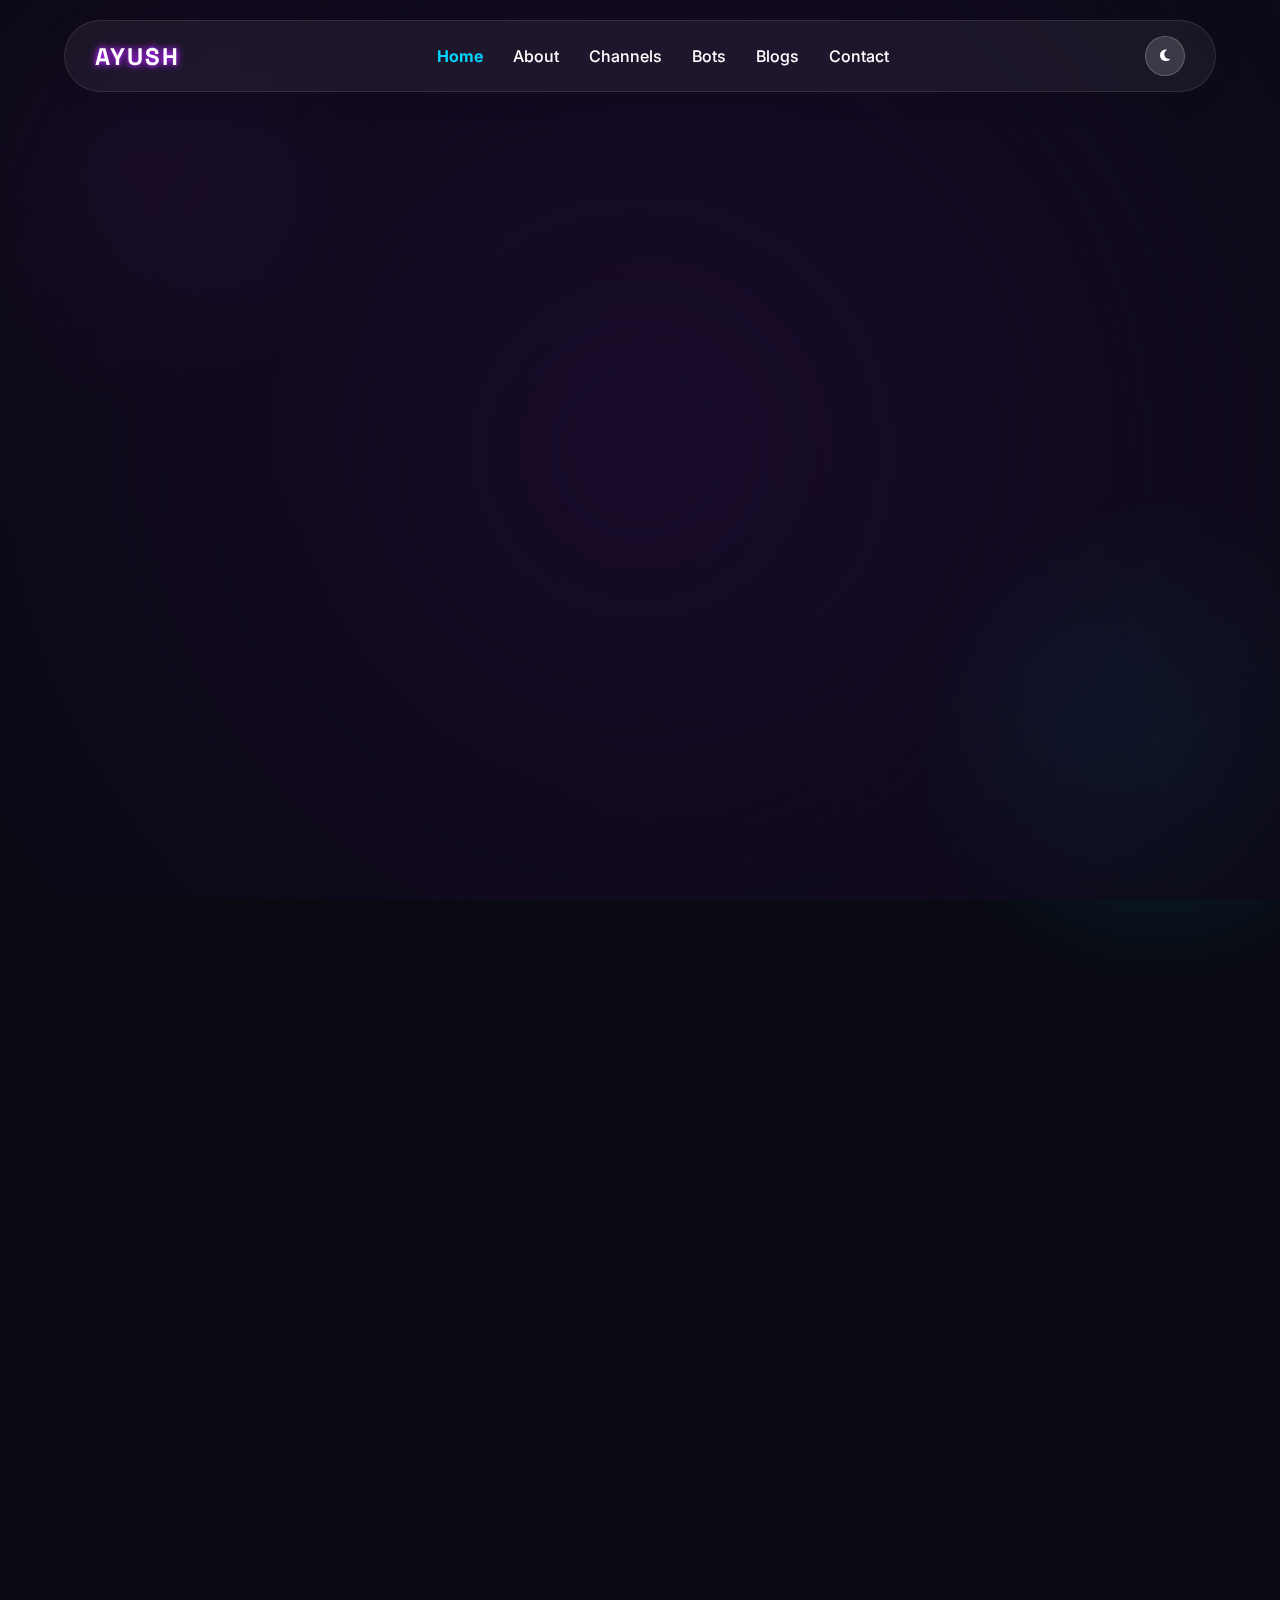
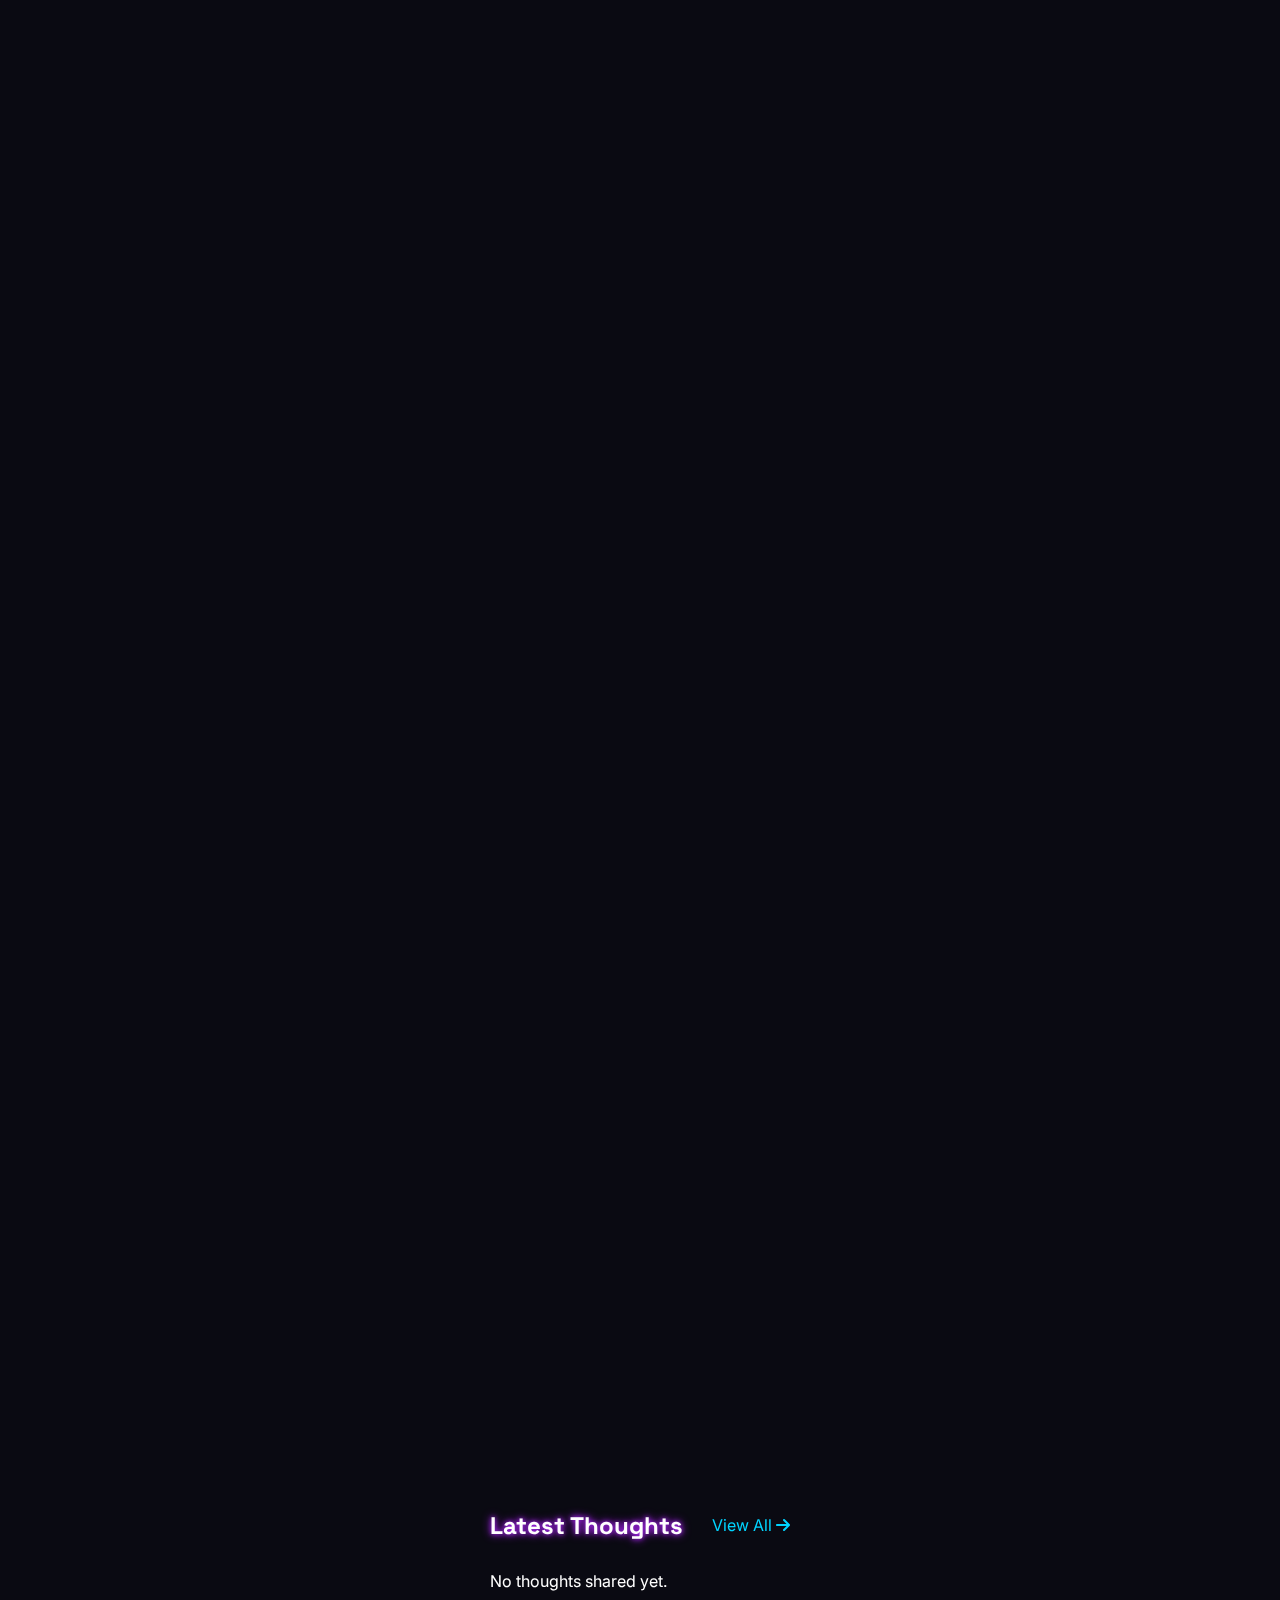
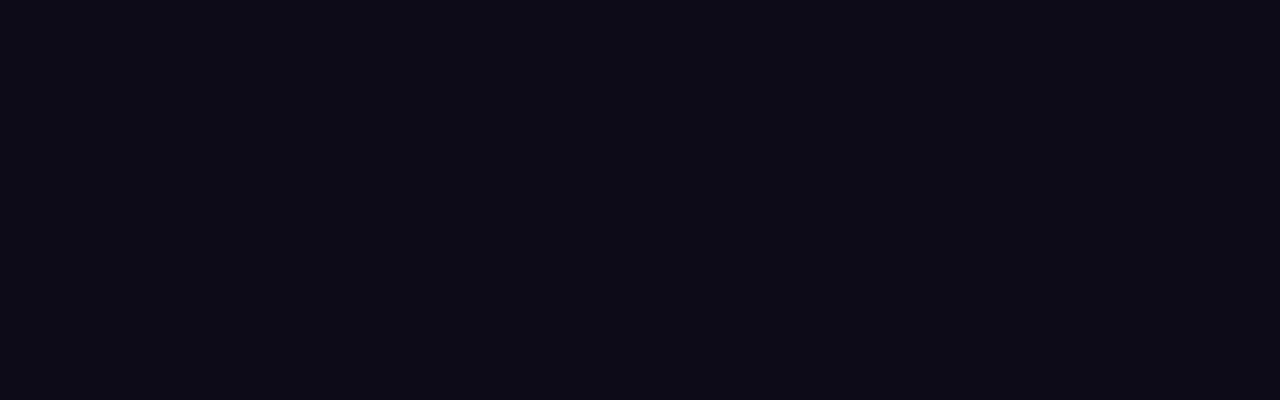
<file: index.html>
<!DOCTYPE html>
<html lang="en">

<head>
    <meta charset="UTF-8">
    <meta name="viewport" content="width=device-width, initial-scale=1.0">
    <title>STARK | Developer & Creator</title>

    <link rel="preconnect" href="https://fonts.googleapis.com">
    <link rel="preconnect" href="https://fonts.gstatic.com" crossorigin>
    <link
        href="https://fonts.googleapis.com/css2?family=Inter:wght@300;400;600;700&family=Space+Grotesk:wght@400;700&display=swap"
        rel="stylesheet">

    <link rel="stylesheet" href="https://cdnjs.cloudflare.com/ajax/libs/font-awesome/6.4.0/css/all.min.css">

    <link rel="stylesheet" href="assets/css/style.css">
    <link rel="stylesheet" href="assets/css/animations.css">
    <link rel="stylesheet" href="assets/css/responsive.css">
</head>

<body>
    <div class="bg-fixed"></div>
    <div class="overlay"></div>

    <div id="navbar-container"></div>

    <section id="home" class="hero"
        style="display: flex; align-items: center; justify-content: center; min-height: 100vh; text-align: center;">
        <div class="container hero-content">
            <div class="fade-in-up">
                <span class="glass-panel"
                    style="padding: 8px 16px; border-radius: 20px; font-size: 0.9rem; color: var(--secondary-color); display: inline-block; margin-bottom: 20px;">
                    <i class="fas fa-code"></i> Developer & Creator
                </span>
            </div>

            <h1 class="neon-text fade-in-up delay-100" style="font-size: 5rem; margin-bottom: 10px; line-height: 1.1;">
                Hey, welcome to <span style="color: var(--primary-color);">TEAM STARK</span> <span class="floating"
                    style="display:inline-block">👋</span>
            </h1>

            <h2 class="fade-in-up delay-200"
                style="font-size: 2rem; font-weight: 300; color: rgba(255,255,255,0.9); margin-bottom: 30px;">
                Crafting <span class="neon-text-blue">Digital Experiences</span>
            </h2>

            <p class="fade-in-up delay-300"
                style="font-size: 1.2rem; max-width: 600px; margin: 0 auto 40px; color: rgba(255,255,255,0.7);">
                Student by day, coder by night. Building bots, exploring AI, and pushing pixels to perfection.
            </p>

            <div class="fade-in-up delay-500"
                style="display: flex; gap: 20px; justify-content: center; flex-wrap: wrap;">
                <a href="channels.html" class="glass-button glowing"
                    style="background: rgba(0, 136, 204, 0.2); border-color: #0088cc;">
                    <i class="fab fa-telegram"></i> Join My Channels
                </a>
                <a href="bots.html" class="glass-button">
                    <i class="fas fa-robot"></i> View Bots
                </a>
                <a href="contact.html" class="glass-button"
                    style="background: transparent; border: 1px solid rgba(255,255,255,0.3);">
                    Get in Touch
                </a>
            </div>
        </div>
    </section>

    <section id="special-test" style="padding: 20px 0 60px;">
        <div class="container">
            <div class="glass-panel reveal" 
                 style="padding: 60px 20px; text-align: center; border: 2px solid rgba(255, 215, 0, 0.3); box-shadow: 0 0 30px rgba(255, 215, 0, 0.1);">
                
                <h2 class="neon-text" style="font-size: 3.5rem; color: #FFD700; text-shadow: 0 0 10px rgba(255, 215, 0, 0.5); margin-bottom: 10px;">
                    MATHONGO 
                </h2>
                
                <p style="color: #fff; font-size: 1.2rem; margin-bottom: 40px; letter-spacing: 1px;">
                    EXCLUSIVE ACCESS
                </p>

                <a href="mathongo.html" class="glass-button glowing" 
                   style="font-size: 1.5rem; padding: 20px 50px; border-radius: 50px; background: rgba(255, 215, 0, 0.15); border: 1px solid #FFD700; color: #FFD700; margin-bottom: 40px; display: inline-block;">
                    GET MATHONGO <i class="fas fa-arrow-right" style="margin-left: 10px;"></i>
                </a>

                <div style="width: 100%; height: 1px; background: rgba(255,255,255,0.1); margin: 0 auto 30px; max-width: 400px;"></div>

                <p style="color: rgba(255,255,255,0.7); margin-bottom: 20px; font-weight: 600;">
                    FOR FULL MATHONGO TEST SERIES LIKE THIS
                </p>

                <a href="https://t.me/starkXmathongo" target="_blank" class="glass-button" 
                   style="background: #0088cc; border: none; color: white; font-size: 1.1rem;">
                    <i class="fab fa-telegram"></i> JOIN CHANNEL
                </a>
            </div>
        </div>
    </section>
    <section class="about-preview" style="padding: 40px 0;">
        <div class="container">
            <div class="glass-panel p-5 reveal" style="padding: 40px;">
                <h2 class="neon-text-blue mb-4" style="margin-bottom: 20px;">Who am I?</h2>
                <p style="font-size: 1.1rem; line-height: 1.6;">
                    I'm an 18-year-old student with a passion for technology, space, and AI.
                    Whether I'm cracking JEE problems or coding Telegram bots, I'm always in "me vs me" mode.
                </p>
                <div style="margin-top: 30px;">
                    <a href="about.html" class="glass-button">Read More About Me <i class="fas fa-arrow-right"></i></a>
                </div>
            </div>
        </div>
    </section>

    <section id="blog-preview" style="padding: 40px 0;">
        <div class="container">
            <div style="display: flex; justify-content: space-between; align-items: center; margin-bottom: 30px;">
                <h2 class="neon-text">Latest Thoughts</h2>
                <a href="blogs.html" style="color: var(--secondary-color);">View All <i
                        class="fas fa-arrow-right"></i></a>
            </div>
            <div id="home-blog-preview"
                style="display: grid; grid-template-columns: repeat(auto-fit, minmax(300px, 1fr)); gap: 30px;">
                </div>
        </div>
    </section>

    <script src="assets/js/blog-manager.js"></script> <script src="assets/js/main.js"></script>
    <script src="assets/js/scroll-effects.js"></script>
    <script src="assets/js/navbar.js"></script> </body>

</html>
</file>
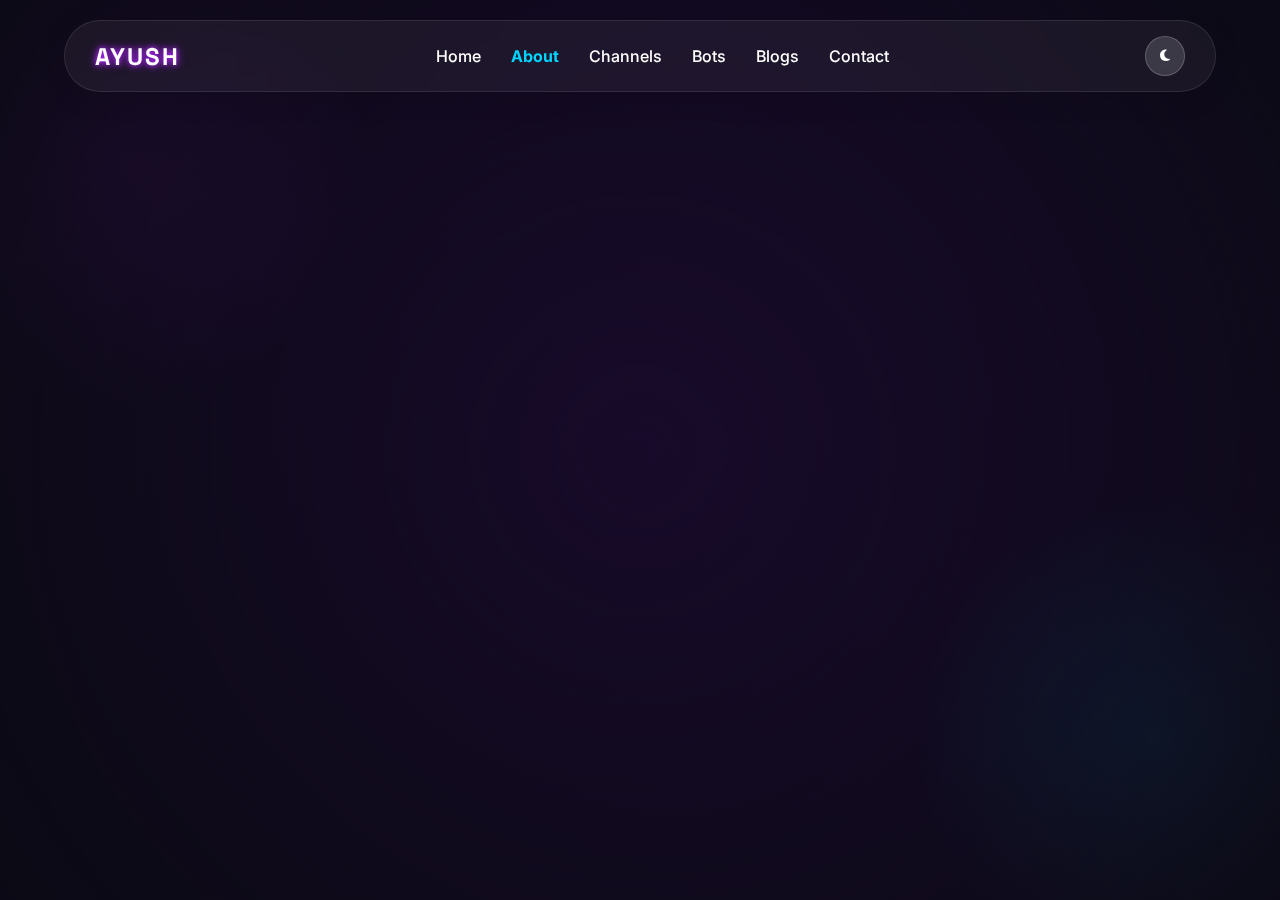
<file: about.html>
<!DOCTYPE html>
<html lang="en">

<head>
    <meta charset="UTF-8">
    <meta name="viewport" content="width=device-width, initial-scale=1.0">
    <title>About | STARK</title>
    <link
        href="https://fonts.googleapis.com/css2?family=Inter:wght@300;400;600;700&family=Space+Grotesk:wght@400;700&display=swap"
        rel="stylesheet">
    <link rel="stylesheet" href="https://cdnjs.cloudflare.com/ajax/libs/font-awesome/6.4.0/css/all.min.css">
    <link rel="stylesheet" href="assets/css/style.css">
    <link rel="stylesheet" href="assets/css/animations.css">
    <link rel="stylesheet" href="assets/css/responsive.css">
    <!-- Google tag (gtag.js) -->
<script async src="https://www.googletagmanager.com/gtag/js?id=G-CBVSGE70LX"></script>
<script>
  window.dataLayer = window.dataLayer || [];
  function gtag(){dataLayer.push(arguments);}
  gtag('js', new Date());

  gtag('config', 'G-CBVSGE70LX');
</script>
</head>

<body>
    <div class="bg-fixed"></div>
    <div class="overlay"></div>
    <div id="navbar-container"></div>

    <section class="container" style="padding-top: 150px;">
        <h1 class="neon-text fade-in-up" style="text-align: center; margin-bottom: 50px;">About Me</h1>

        <div class="about-grid" style="display: grid; grid-template-columns: 1fr 1fr; gap: 40px;">
            <div class="glass-panel p-4 fade-in-up delay-100" style="padding: 30px;">
                <h2 class="neon-text-blue" style="margin-bottom: 20px;">Profile</h2>
                <p><strong>Name:</strong> <span id="profile-name">Error 404</span></p>
                <p><strong>Age:</strong> 18</p>
                <p><strong>Level:</strong> <span id="profile-level">Student</span></p>
                <p><strong>Vibe:</strong> <span id="profile-vibe">Creative</span></p>
                <p style="margin-top: 20px;">
                    <strong>Goal:</strong> Become a top-tier software developer & engineer.
                </p>
            </div>

            <div class="glass-panel p-4 fade-in-up delay-200" style="padding: 30px;">
                <h2 class="neon-text-blue" style="margin-bottom: 20px;">Hobbies</h2>
                <div class="tags" style="display: flex; flex-wrap: wrap; gap: 10px;">
                    <span class="glass-button" style="font-size: 0.9rem;">Coding</span>
                    <span class="glass-button" style="font-size: 0.9rem;">Space Stuff</span>
                    <span class="glass-button" style="font-size: 0.9rem;">Bot Creation</span>
                    <span class="glass-button" style="font-size: 0.9rem;">AI Experiments</span>
                    <span class="glass-button" style="font-size: 0.9rem;">Music</span>
                </div>
            </div>
        </div>

        <div class="glass-panel mt-5 fade-in-up delay-300" style="margin-top: 40px; padding: 30px;">
            <h2 class="neon-text-blue" style="margin-bottom: 20px;">Fun Facts</h2>
            <ul id="fun-facts-list" style="list-style: none;">
                <!-- Populated by JS -->
            </ul>
        </div>
    </section>

    <script src="assets/js/main.js"></script>
    <script src="assets/js/scroll-effects.js"></script>
    <script src="assets/js/navbar.js"></script>
</body>

</html>
</file>
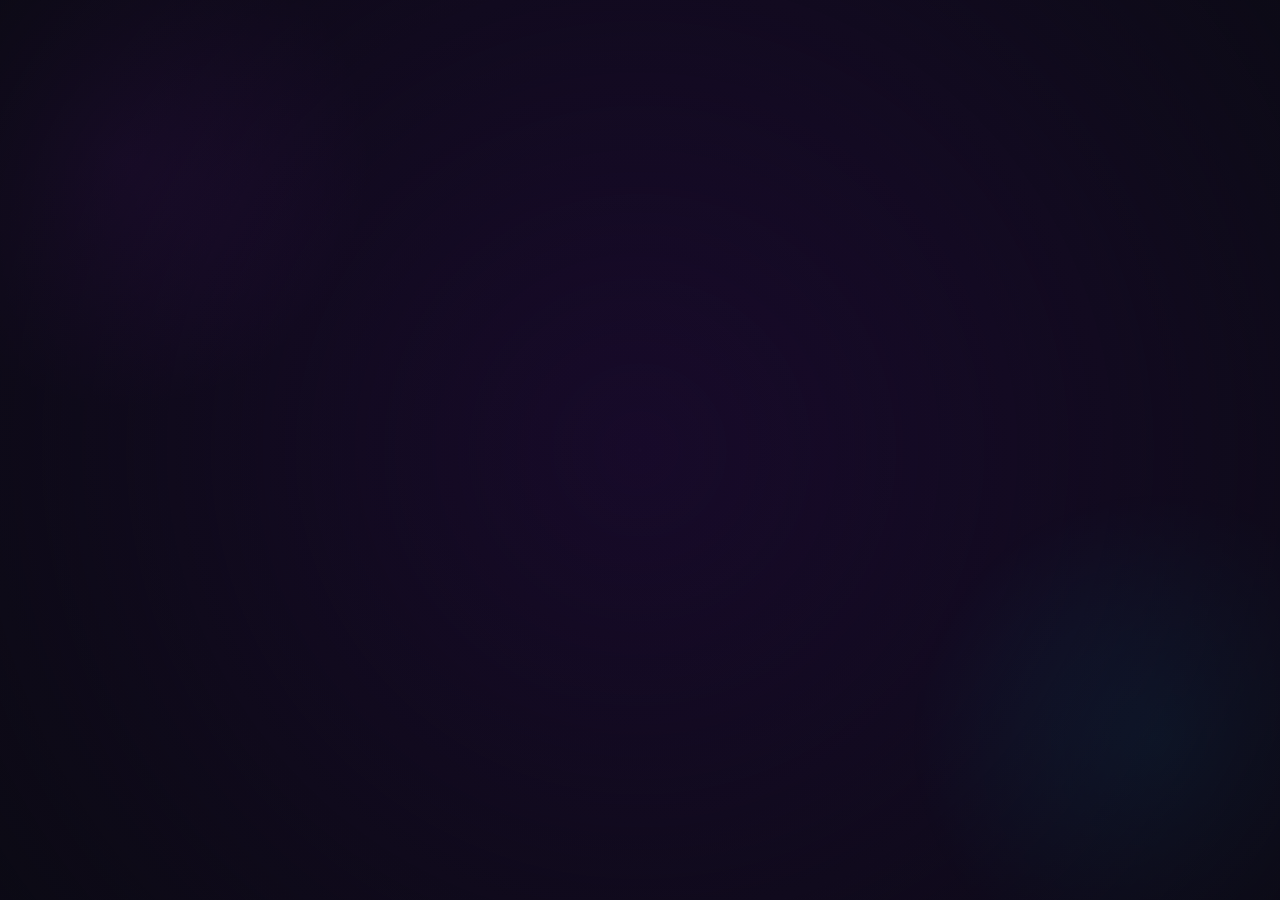
<file: admin-login.html>
<!DOCTYPE html>
<html lang="en">

<head>
    <meta charset="UTF-8">
    <meta name="viewport" content="width=device-width, initial-scale=1.0">
    <title>Admin Portal | Ayush</title>
    <link
        href="https://fonts.googleapis.com/css2?family=Inter:wght@300;400;600;700&family=Space+Grotesk:wght@400;700&display=swap"
        rel="stylesheet">
    <link rel="stylesheet" href="https://cdnjs.cloudflare.com/ajax/libs/font-awesome/6.4.0/css/all.min.css">
    <link rel="stylesheet" href="assets/css/style.css">
    <link rel="stylesheet" href="assets/css/animations.css">
    <link rel="stylesheet" href="assets/css/responsive.css">
</head>

<body>
    <div class="bg-fixed"></div>
    <div class="overlay"></div>

    <section class="container" style="height: 100vh; display: flex; align-items: center; justify-content: center;">
        <div class="glass-panel p-5 fade-in-up" style="width: 100%; max-width: 400px;">
            <div style="text-align: center; margin-bottom: 30px;">
                <h1 class="neon-text">Admin Access</h1>
                <p style="opacity: 0.7;">Restricted Area</p>
            </div>

            <form id="login-form">
                <div class="mb-3">
                    <input type="text" id="username" placeholder="Username" class="glass-input" required>
                </div>
                <div class="mb-4">
                    <input type="password" id="password" placeholder="Password" class="glass-input" required>
                </div>
                <button type="submit" class="glass-button glowing" style="width: 100%;">Enter System</button>
            </form>
            <p id="error-msg" style="color: #ff4444; text-align: center; margin-top: 15px; display: none;">Invalid
                Credentials</p>
        </div>
    </section>

    <script src="assets/js/auth.js"></script>
    <script>
        document.getElementById('login-form').addEventListener('submit', (e) => {
            e.preventDefault();
            const user = document.getElementById('username').value;
            const pass = document.getElementById('password').value;

            const result = login(user, pass);
            if (result.success && result.role === 'admin') {
                window.location.href = 'admin.html';
            } else {
                document.getElementById('error-msg').style.display = 'block';
            }
        });
    </script>

    <style>
        .glass-input {
            width: 100%;
            padding: 12px;
            background: rgba(255, 255, 255, 0.05);
            border: 1px solid rgba(255, 255, 255, 0.1);
            border-radius: 8px;
            color: white;
            outline: none;
            transition: border-color 0.3s;
        }

        .glass-input:focus {
            border-color: var(--primary-color);
        }
    </style>
</body>

</html>
</file>
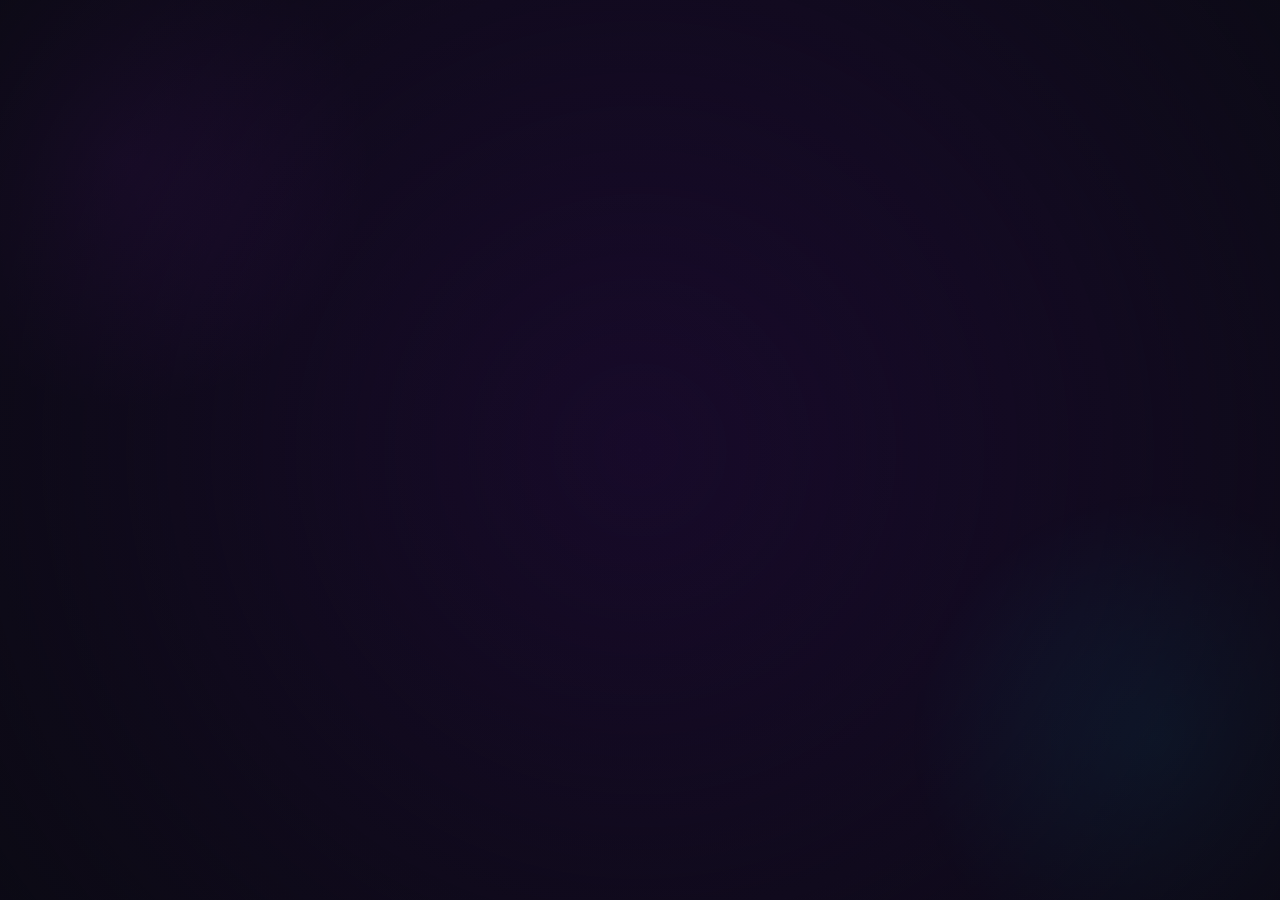
<file: admin.html>
<!DOCTYPE html>
<html lang="en">

<head>
    <meta charset="UTF-8">
    <meta name="viewport" content="width=device-width, initial-scale=1.0">
    <title>Admin Dashboard | Ayush</title>
    <link
        href="https://fonts.googleapis.com/css2?family=Inter:wght@300;400;600;700&family=Space+Grotesk:wght@400;700&display=swap"
        rel="stylesheet">
    <link rel="stylesheet" href="assets/css/style.css">
    <link rel="stylesheet" href="assets/css/animations.css">
</head>

<body>
    <div class="bg-fixed"></div>
    <div class="overlay"></div>

    <nav class="navbar glass-panel"
        style="position: relative; top: 0; left: 0; transform: none; width: 100%; border-radius: 0; margin-bottom: 40px;">
        <div class="logo neon-text">ADMIN PANEL</div>
        <button onclick="logout()" class="glass-button">Logout</button>
    </nav>

    <div class="container">
        <div style="display: grid; grid-template-columns: 1fr 1fr; gap: 40px;">
            <!-- Create Post -->
            <div class="glass-panel p-4" style="padding: 30px;">
                <h2 class="neon-text-blue mb-4">Create New Blog</h2>
                <form id="create-blog-form">
                    <div style="margin-bottom: 20px;">
                        <label style="display: block; margin-bottom: 8px;">Title</label>
                        <input type="text" id="blog-title" class="glass-input"
                            style="width: 100%; padding: 12px; background: rgba(255,255,255,0.05); border: 1px solid rgba(255,255,255,0.2); color: white; border-radius: 8px;"
                            required>
                    </div>
                    <div style="margin-bottom: 20px;">
                        <label style="display: block; margin-bottom: 8px;">Content</label>
                        <textarea id="blog-content" rows="6" class="glass-input"
                            style="width: 100%; padding: 12px; background: rgba(255,255,255,0.05); border: 1px solid rgba(255,255,255,0.2); color: white; border-radius: 8px;"
                            required></textarea>
                    </div>
                    <button type="submit" class="glass-button glowing" style="width: 100%;">Publish</button>
                </form>
            </div>

            <!-- Manage Posts -->
            <div class="glass-panel p-4" style="padding: 30px;">
                <h2 class="neon-text-blue mb-4">Manage Posts</h2>
                <div id="admin-blogs-list">
                    <!-- Populated by JS -->
                </div>
            </div>
        </div>
    </div>

    <script src="assets/js/auth.js"></script>
    <script src="assets/js/blog-manager.js"></script>
    <script>
        // Check Auth
        checkAuth();

        // Render Blogs
        renderAdminBlogs('admin-blogs-list');

        // Handle Submit
        document.getElementById('create-blog-form').addEventListener('submit', (e) => {
            e.preventDefault();
            const title = document.getElementById('blog-title').value;
            const content = document.getElementById('blog-content').value;

            if (saveBlog({ title, content })) {
                alert('Blog Published!');
                document.getElementById('create-blog-form').reset();
                renderAdminBlogs('admin-blogs-list');
            }
        });

        // Handle Delete (Global wrapper)
        window.handleDelete = function (id) {
            if (confirm('Are you sure?')) {
                deleteBlog(id);
                renderAdminBlogs('admin-blogs-list');
            }
        }
    </script>
</body>

</html>
</file>
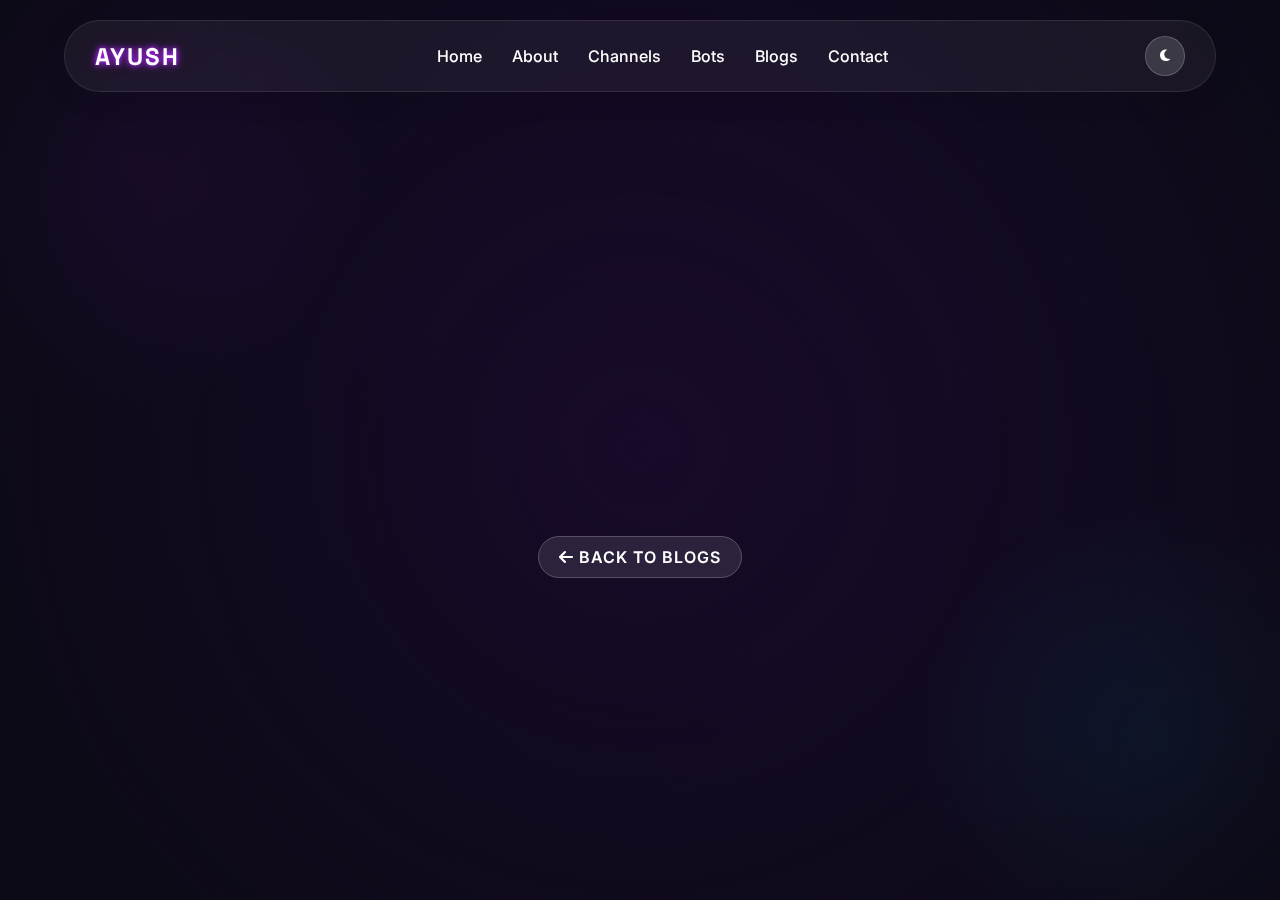
<file: blog-post.html>
<!DOCTYPE html>
<html lang="en">

<head>
    <meta charset="UTF-8">
    <meta name="viewport" content="width=device-width, initial-scale=1.0">
    <title>Blog Post | Ayush</title>
    <link
        href="https://fonts.googleapis.com/css2?family=Inter:wght@300;400;600;700&family=Space+Grotesk:wght@400;700&display=swap"
        rel="stylesheet">
    <link rel="stylesheet" href="https://cdnjs.cloudflare.com/ajax/libs/font-awesome/6.4.0/css/all.min.css">
    <link rel="stylesheet" href="assets/css/style.css">
    <link rel="stylesheet" href="assets/css/animations.css">
    <link rel="stylesheet" href="assets/css/responsive.css">
</head>

<body>
    <div class="bg-fixed"></div>
    <div class="overlay"></div>
    <div id="navbar-container"></div>

    <section class="container" style="padding-top: 150px;">
        <div id="single-blog-container" class="glass-panel p-5 fade-in-up">
            <!-- Populated by JS -->
            <div style="text-align: center;">
                <h1 class="neon-text mb-4">Loading...</h1>
            </div>
        </div>

        <div style="text-align: center; margin-top: 30px;">
            <a href="blogs.html" class="glass-button"><i class="fas fa-arrow-left"></i> Back to Blogs</a>
        </div>
    </section>

    <script src="assets/js/main.js"></script>
    <script src="assets/js/navbar.js"></script>
    <script src="assets/js/blog-manager.js"></script>
    <script>
        // Load the specific blog when page loads
        document.addEventListener('DOMContentLoaded', () => {
            loadSingleBlog();
        });
    </script>
</body>

</html>
</file>
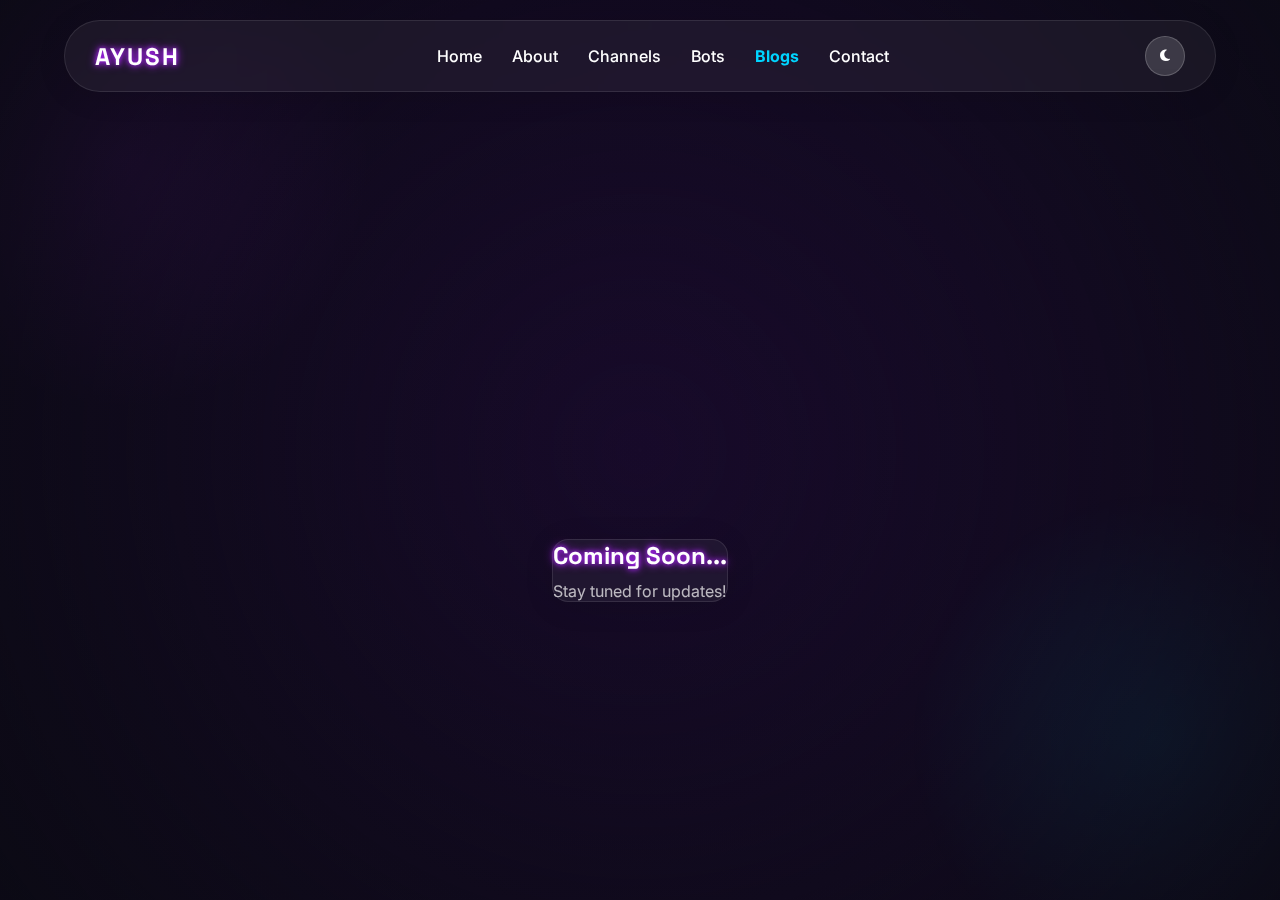
<file: blogs.html>
<!DOCTYPE html>
<html lang="en">

<head>
    <meta charset="UTF-8">
    <meta name="viewport" content="width=device-width, initial-scale=1.0">
    <title>Blogs | Stark</title>
    <link
        href="https://fonts.googleapis.com/css2?family=Inter:wght@300;400;600;700&family=Space+Grotesk:wght@400;700&display=swap"
        rel="stylesheet">
    <link rel="stylesheet" href="https://cdnjs.cloudflare.com/ajax/libs/font-awesome/6.4.0/css/all.min.css">
    <link rel="stylesheet" href="assets/css/style.css">
    <link rel="stylesheet" href="assets/css/animations.css">
    <link rel="stylesheet" href="assets/css/responsive.css">
</head>

<body>
    <div class="bg-fixed"></div>
    <div class="overlay"></div>
    <div id="navbar-container"></div>

    <section class="container" style="padding-top: 150px;">
        <h1 class="neon-text fade-in-up" style="text-align: center; margin-bottom: 50px;">My Thoughts & Updates</h1>

        <div id="blogs-container" style="display: grid; gap: 30px; max-width: 800px; margin: 0 auto;">
            <!-- Populated by JS -->
        </div>
    </section>

    <script src="assets/js/blog-manager.js"></script>
    <script src="assets/js/main.js"></script>
    <script src="assets/js/navbar.js"></script>
    <script>
        // Load Blogs
        document.addEventListener('DOMContentLoaded', () => {
            renderBlogs('blogs-container');
        });
    </script>
</body>

</html>
</file>
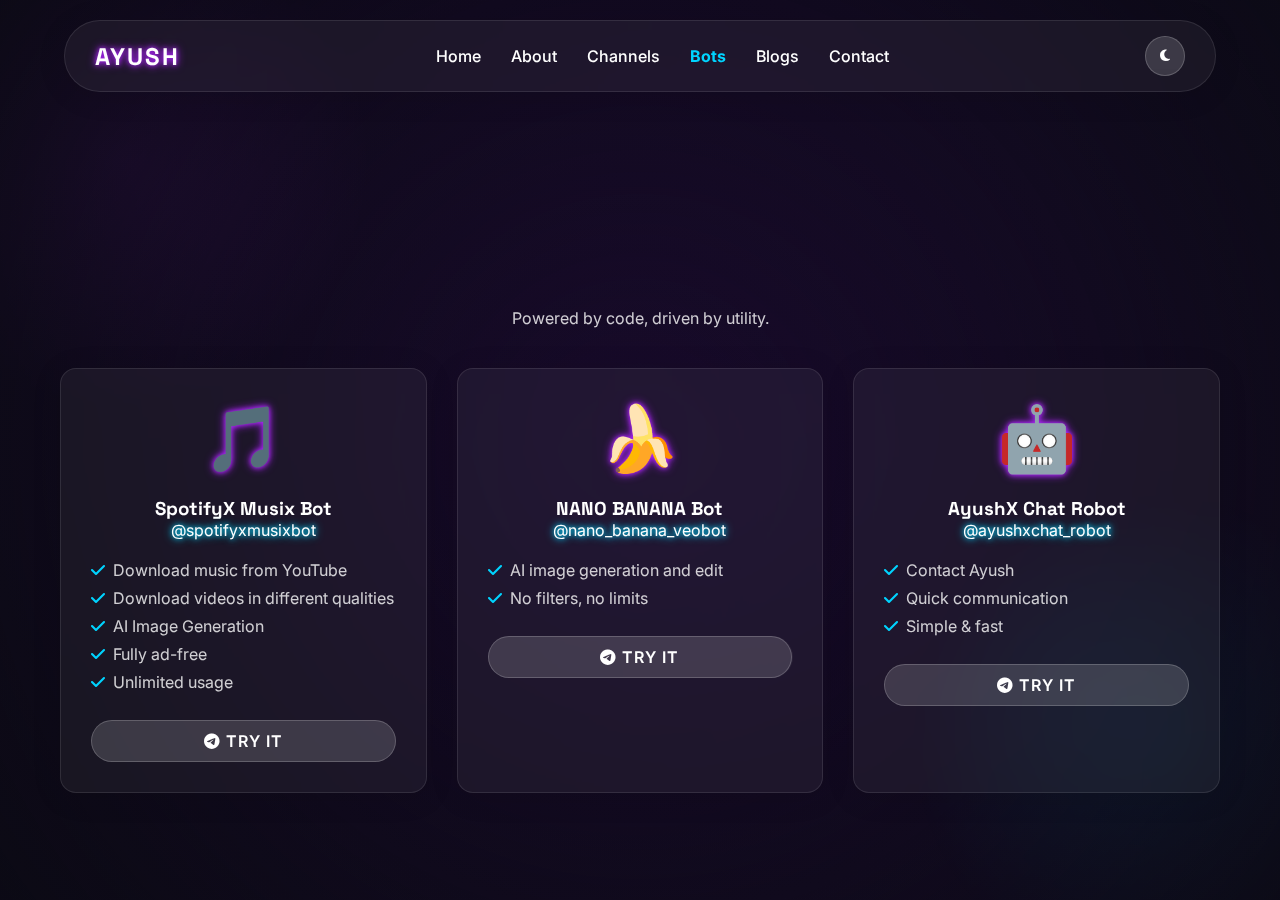
<file: bots.html>
<!DOCTYPE html>
<html lang="en">

<head>
    <meta charset="UTF-8">
    <meta name="viewport" content="width=device-width, initial-scale=1.0">
    <title>Bots | Stark</title>
    <link
        href="https://fonts.googleapis.com/css2?family=Inter:wght@300;400;600;700&family=Space+Grotesk:wght@400;700&display=swap"
        rel="stylesheet">
    <link rel="stylesheet" href="https://cdnjs.cloudflare.com/ajax/libs/font-awesome/6.4.0/css/all.min.css">
    <link rel="stylesheet" href="assets/css/style.css">
    <link rel="stylesheet" href="assets/css/animations.css">
    <link rel="stylesheet" href="assets/css/responsive.css">
    <link rel="stylesheet" href="assets/css/responsive.css">
    <style>
        .bot-grid {
            display: grid;
            grid-template-columns: repeat(auto-fit, minmax(300px, 1fr));
            gap: 30px;
            margin-top: 40px;
        }

        .bot-card {
            padding: 30px;
            display: flex;
            flex-direction: column;
            align-items: center;
            text-align: center;
            transition: transform 0.3s ease;
        }

        .bot-card:hover {
            transform: translateY(-10px);
        }

        .bot-icon {
            font-size: 4rem;
            margin-bottom: 20px;
        }

        .features-list {
            text-align: left;
            margin: 20px 0;
            width: 100%;
        }

        .features-list li {
            margin-bottom: 8px;
            color: rgba(255, 255, 255, 0.8);
        }

        body.light-mode .features-list li {
            color: rgba(0, 0, 0, 0.7);
        }
    </style>
</head>

<body>
    <div class="bg-fixed"></div>
    <div class="overlay"></div>
    <div id="navbar-container"></div>

    <section class="container" style="padding-top: 150px;">
        <h1 class="neon-text fade-in-up" style="text-align: center;">My Creations</h1>
        <p class="fade-in-up delay-100" style="text-align: center; margin-top: 10px; opacity: 0.8;">Powered by code,
            driven by utility.</p>

        <div id="bots-container" class="bot-grid">
            <!-- Populated by JS -->
        </div>
    </section>

    <script src="assets/js/main.js"></script>
    <script src="assets/js/scroll-effects.js"></script>
    <script src="assets/js/navbar.js"></script>
</body>

</html>
</file>
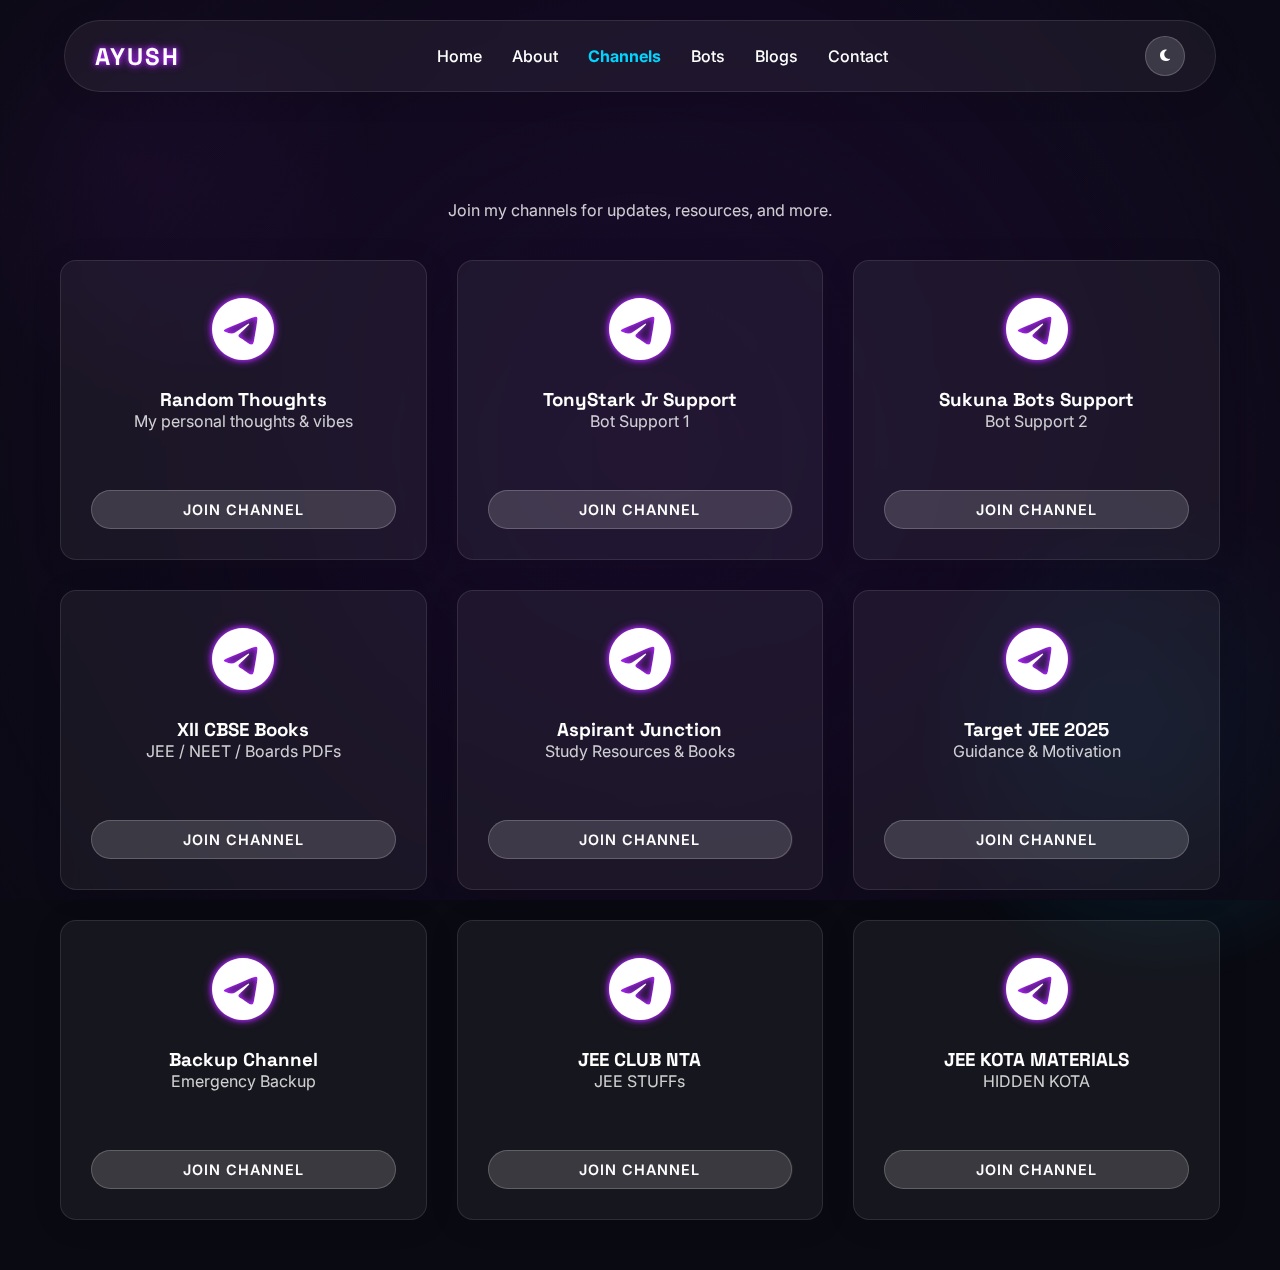
<file: channels.html>
<!DOCTYPE html>
<html lang="en">

<head>
    <meta charset="UTF-8">
    <meta name="viewport" content="width=device-width, initial-scale=1.0">
    <title>Channels | Stark</title>
    <link
        href="https://fonts.googleapis.com/css2?family=Inter:wght@300;400;600;700&family=Space+Grotesk:wght@400;700&display=swap"
        rel="stylesheet">
    <link rel="stylesheet" href="https://cdnjs.cloudflare.com/ajax/libs/font-awesome/6.4.0/css/all.min.css">
    <link rel="stylesheet" href="assets/css/style.css">
    <link rel="stylesheet" href="assets/css/animations.css">
    <link rel="stylesheet" href="assets/css/responsive.css">
    <style>
        .channel-grid {
            display: grid;
            grid-template-columns: repeat(auto-fit, minmax(300px, 1fr));
            gap: 30px;
            margin-top: 40px;
        }

        .channel-card {
            padding: 30px;
            display: flex;
            flex-direction: column;
            align-items: center;
            text-align: center;
            transition: transform 0.3s ease;
            min-height: 300px;
        }

        .channel-card:hover {
            transform: translateY(-10px);
        }

        .channel-icon {
            font-size: 4rem;
            margin-bottom: 20px;
        }
    </style>
    <!-- Google tag (gtag.js) -->
<script async src="https://www.googletagmanager.com/gtag/js?id=G-CBVSGE70LX"></script>
<script>
  window.dataLayer = window.dataLayer || [];
  function gtag(){dataLayer.push(arguments);}
  gtag('js', new Date());

  gtag('config', 'G-CBVSGE70LX');
</script>
</head>

<body>
    <div class="bg-fixed"></div>
    <div class="overlay"></div>
    <div id="navbar-container"></div>

    <section class="container" style="padding-top: 150px;">
        <h1 class="neon-text fade-in-up" style="text-align: center;">My Telegram Empire</h1>
        <p class="fade-in-up delay-100" style="text-align: center; margin-top: 10px; opacity: 0.8;">
            Join my channels for updates, resources, and more.
        </p>

        <div id="channels-container" class="channel-grid">
            <!-- Populated by JS -->
        </div>
    </section>

    <script src="assets/js/main.js"></script>
    <script src="assets/js/scroll-effects.js"></script>
    <script src="assets/js/navbar.js"></script>
</body>

</html>
</file>
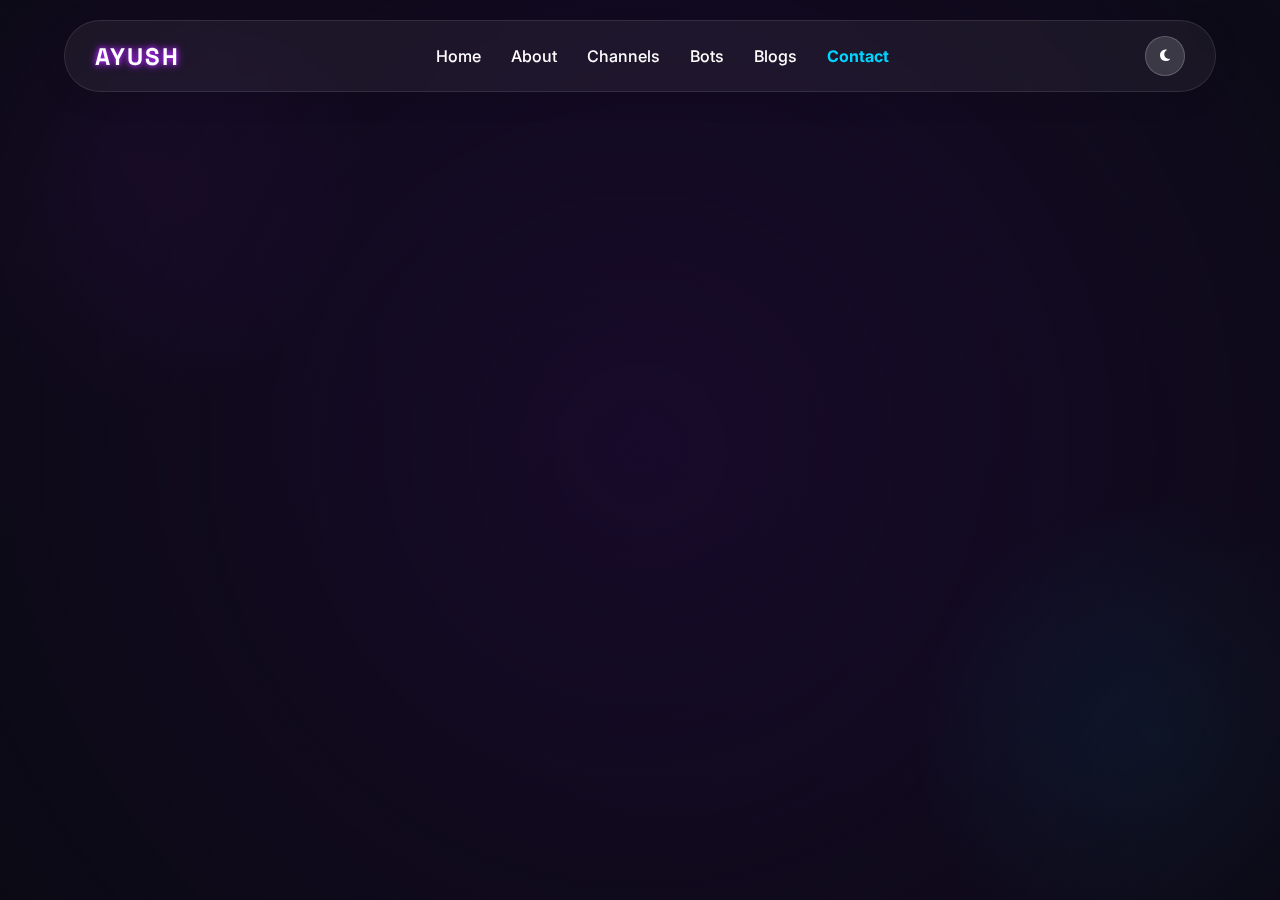
<file: contact.html>
<!DOCTYPE html>
<html lang="en">

<head>
    <meta charset="UTF-8">
    <meta name="viewport" content="width=device-width, initial-scale=1.0">
    <title>Contact | Stark</title>
    <link
        href="https://fonts.googleapis.com/css2?family=Inter:wght@300;400;600;700&family=Space+Grotesk:wght@400;700&display=swap"
        rel="stylesheet">
    <link rel="stylesheet" href="https://cdnjs.cloudflare.com/ajax/libs/font-awesome/6.4.0/css/all.min.css">
    <link rel="stylesheet" href="assets/css/style.css">
    <link rel="stylesheet" href="assets/css/animations.css">
    <link rel="stylesheet" href="assets/css/responsive.css">
    <!-- Google tag (gtag.js) -->
<script async src="https://www.googletagmanager.com/gtag/js?id=G-CBVSGE70LX"></script>
<script>
  window.dataLayer = window.dataLayer || [];
  function gtag(){dataLayer.push(arguments);}
  gtag('js', new Date());

  gtag('config', 'G-CBVSGE70LX');
</script>
</head>

<body>
    <div class="bg-fixed"></div>
    <div class="overlay"></div>
    <div id="navbar-container"></div>

    <section class="container" style="padding-top: 150px;">
        <h1 class="neon-text fade-in-up" style="text-align: center; margin-bottom: 50px;">Get In Touch</h1>

        <div style="display: grid; grid-template-columns: 1fr 1fr; gap: 40px; align-items: start;">
            <!-- Socials & Music -->
            <div class="glass-panel p-4 fade-in-up delay-100" style="padding: 30px;">
                <h2 class="neon-text-blue mb-4">Connect</h2>

                <div style="margin: 30px 0;">
                    <a id="telegram-link" href="#" target="_blank" class="glass-button"
                        style="width: 100%; display: block; text-align: center; margin-bottom: 20px;">
                        <i class="fab fa-telegram"></i> Join Telegram Channel
                    </a>
                    <a id="spotify-link" href="#" target="_blank" class="glass-button"
                        style="width: 100%; display: block; text-align: center;">
                        <i class="fab fa-spotify"></i> Follow on Spotify
                    </a>
                </div>

                <h3 style="margin-bottom: 15px;">My Vibe</h3>
                <iframe style="border-radius:12px"
                    src="https://open.spotify.com/embed/playlist/37i9dQZF1DXcBWIGoYBM5M?utm_source=generator"
                    width="100%" height="152" frameBorder="0" allowfullscreen=""
                    allow="autoplay; clipboard-write; encrypted-media; fullscreen; picture-in-picture"
                    loading="lazy"></iframe>
            </div>

            <!-- Contact Form -->
            <div class="glass-panel p-4 fade-in-up delay-200" style="padding: 30px;">
                <h2 class="neon-text-blue mb-4">Send a Message</h2>
                <form onsubmit="event.preventDefault(); alert('Message sent! (Demo)');">
                    <div style="margin-bottom: 20px;">
                        <label style="display: block; margin-bottom: 8px;">Name</label>
                        <input type="text" class="glass-input"
                            style="width: 100%; padding: 10px; background: rgba(255,255,255,0.1); border: 1px solid rgba(255,255,255,0.2); color: white; border-radius: 8px;">
                    </div>
                    <div style="margin-bottom: 20px;">
                        <label style="display: block; margin-bottom: 8px;">Email</label>
                        <input type="email" class="glass-input"
                            style="width: 100%; padding: 10px; background: rgba(255,255,255,0.1); border: 1px solid rgba(255,255,255,0.2); color: white; border-radius: 8px;">
                    </div>
                    <div style="margin-bottom: 20px;">
                        <label style="display: block; margin-bottom: 8px;">Message</label>
                        <textarea rows="4" class="glass-input"
                            style="width: 100%; padding: 10px; background: rgba(255,255,255,0.1); border: 1px solid rgba(255,255,255,0.2); color: white; border-radius: 8px;"></textarea>
                    </div>
                    <button type="submit" class="glass-button" style="width: 100%;">Send</button>
                </form>
            </div>
        </div>
    </section>

    <script src="assets/js/main.js"></script>
    <script src="assets/js/scroll-effects.js"></script>
    <script src="assets/js/navbar.js"></script>
</body>

</html>
</file>
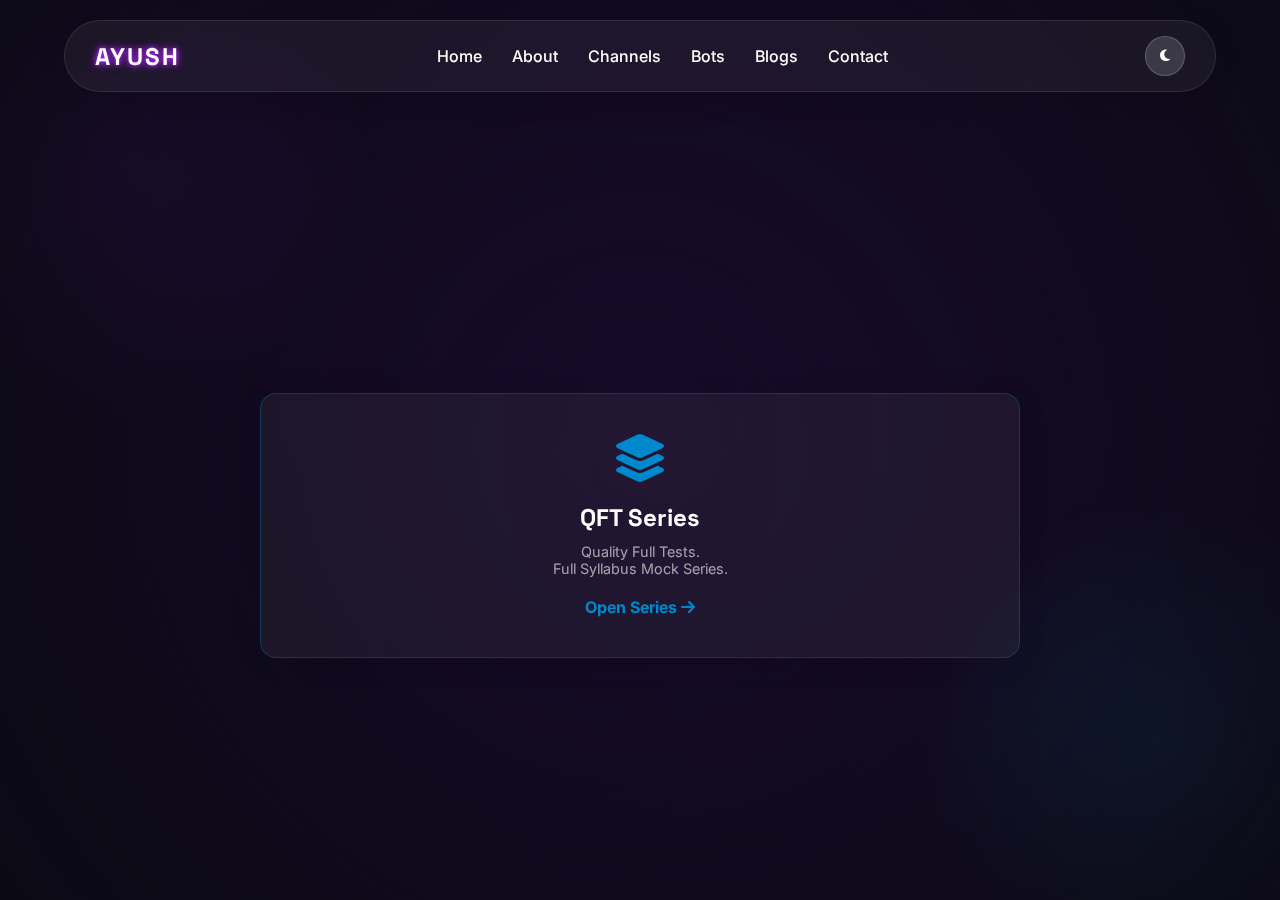
<file: mathongo.html>
<!DOCTYPE html>
<html lang="en">
<head>
    <meta charset="UTF-8">
    <meta name="viewport" content="width=device-width, initial-scale=1.0">
    <title>Mathongo Dashboard | Stark</title>

    <link rel="preconnect" href="https://fonts.googleapis.com">
    <link rel="preconnect" href="https://fonts.gstatic.com" crossorigin>
    <link href="https://fonts.googleapis.com/css2?family=Inter:wght@300;400;600;700&family=Space+Grotesk:wght@400;700&display=swap" rel="stylesheet">
    <link rel="stylesheet" href="https://cdnjs.cloudflare.com/ajax/libs/font-awesome/6.4.0/css/all.min.css">
    
    <link rel="stylesheet" href="assets/css/style.css">
    <link rel="stylesheet" href="assets/css/animations.css">
    <link rel="stylesheet" href="assets/css/responsive.css">

    <script async src="https://www.googletagmanager.com/gtag/js?id=G-CBVSGE70LX"></script>
    <script>
      window.dataLayer = window.dataLayer || [];
      function gtag(){dataLayer.push(arguments);}
      gtag('js', new Date());
      gtag('config', 'G-CBVSGE70LX');
    </script>
</head>

<body>
    <div class="bg-fixed"></div>
    <div class="overlay"></div>

    <div id="navbar-container"></div>

    <section style="min-height: 100vh; display: flex; align-items: center; justify-content: center; padding: 100px 20px;">
        <div class="container" style="max-width: 800px; width: 100%;">
            
            <div class="fade-in-up" style="text-align: center; margin-bottom: 50px;">
                <h1 class="neon-text-blue" style="font-size: 3.5rem; margin-bottom: 10px;">Mathongo Series</h1>
                <p style="color: rgba(255,255,255,0.7);">Select a category to begin practicing.</p>
            </div>

            <div style="display: grid; grid-template-columns: repeat(auto-fit, minmax(280px, 1fr)); gap: 30px;">
                
                <a href="qft.html" class="glass-panel glowing" style="text-decoration: none; padding: 40px; text-align: center; border: 1px solid rgba(0, 136, 204, 0.3); transition: 0.3s;">
                    <i class="fas fa-layer-group" style="font-size: 3rem; color: #0088cc; margin-bottom: 20px;"></i>
                    <h2 style="color: white; margin-bottom: 10px;">QFT Series</h2>
                    <p style="color: rgba(255,255,255,0.6); font-size: 0.9rem;">
                        Quality Full Tests. <br>Full Syllabus Mock Series.
                    </p>
                    <span style="display: inline-block; margin-top: 20px; color: #0088cc; font-weight: bold;">
                        Open Series <i class="fas fa-arrow-right"></i>
                    </span>
                </a>

                </div>
        </div>
    </section>

    <script src="assets/js/navbar.js"></script>
    <script src="assets/js/main.js"></script>
</body>
</html>
</file>
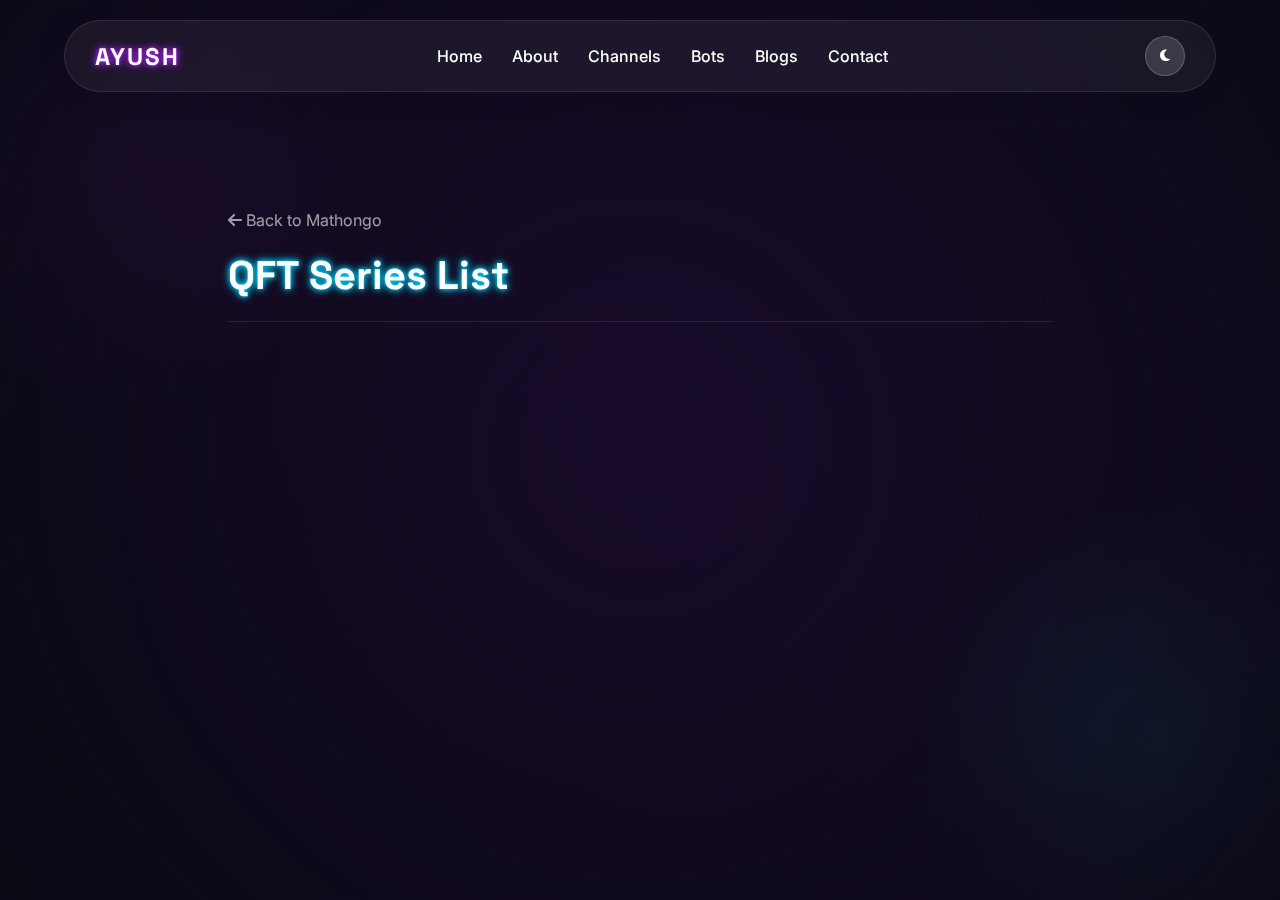
<file: qft.html>
<!DOCTYPE html>
<html lang="en">
<head>
    <meta charset="UTF-8">
    <meta name="viewport" content="width=device-width, initial-scale=1.0">
    <title>QFT Series | Stark</title>

    <link rel="preconnect" href="https://fonts.googleapis.com">
    <link rel="preconnect" href="https://fonts.gstatic.com" crossorigin>
    <link href="https://fonts.googleapis.com/css2?family=Inter:wght@300;400;600;700&family=Space+Grotesk:wght@400;700&display=swap" rel="stylesheet">
    <link rel="stylesheet" href="https://cdnjs.cloudflare.com/ajax/libs/font-awesome/6.4.0/css/all.min.css">
    
    <link rel="stylesheet" href="assets/css/style.css">
    <link rel="stylesheet" href="assets/css/animations.css">
    <link rel="stylesheet" href="assets/css/responsive.css">

    <script async src="https://www.googletagmanager.com/gtag/js?id=G-CBVSGE70LX"></script>
    <script>
      window.dataLayer = window.dataLayer || [];
      function gtag(){dataLayer.push(arguments);}
      gtag('js', new Date());
      gtag('config', 'G-CBVSGE70LX');
    </script>

    <style>
        .modal-overlay {
            display: none; 
            position: fixed;
            top: 0; left: 0;
            width: 100%; height: 100%;
            background: rgba(0, 0, 0, 0.85);
            z-index: 9999;
            justify-content: center;
            align-items: center;
            backdrop-filter: blur(5px);
        }

        .modal-content {
            background: rgba(20, 20, 30, 0.9);
            border: 1px solid rgba(0, 136, 204, 0.5);
            padding: 40px;
            border-radius: 15px;
            text-align: center;
            max-width: 400px;
            width: 90%;
            box-shadow: 0 0 30px rgba(0, 136, 204, 0.2);
            animation: fadeIn 0.3s ease-in-out;
        }

        .access-input {
            width: 100%;
            padding: 12px;
            margin: 20px 0;
            background: rgba(255, 255, 255, 0.05);
            border: 1px solid rgba(255, 255, 255, 0.2);
            color: white;
            border-radius: 5px;
            font-size: 1rem;
            text-align: center;
            outline: none;
        }

        .access-input:focus {
            border-color: #0088cc;
        }

        .modal-btn {
            padding: 10px 25px;
            border: none;
            border-radius: 5px;
            cursor: pointer;
            font-weight: bold;
            transition: 0.3s;
        }

        .btn-unlock { background: #0088cc; color: white; }
        .btn-unlock:hover { background: #006699; box-shadow: 0 0 15px #0088cc; }

        .btn-close { background: transparent; color: #aaa; margin-top: 10px; }
        .btn-close:hover { color: white; }
        
        #error-msg { color: #ff4d4d; font-size: 0.9rem; display: none; margin-top: 10px; }
    </style>
</head>

<body>
    <div class="bg-fixed"></div>
    <div class="overlay"></div>

    <div id="navbar-container"></div>

    <div id="accessModal" class="modal-overlay">
        <div class="modal-content">
            <h2 class="neon-text-blue" style="font-size: 1.8rem;">Premium Content</h2>
            <p style="color: rgba(255,255,255,0.7); margin-top: 10px;">Enter your access code to unlock this mock test.</p>
            
            <input type="password" id="accessCodeInput" class="access-input" placeholder="Enter Access Code">
            
            <button onclick="verifyCode()" class="modal-btn btn-unlock">UNLOCK TEST</button>
            <br>
            <button onclick="closeModal()" class="modal-btn btn-close">Cancel</button>
            
            <p id="error-msg">Invalid Access Code!</p>
            
            <p style="margin-top: 20px; font-size: 0.8rem; color: #aaa;">
                Don't have a code? <a href="https://t.me/team_stark_bot" target="_blank" style="color: #0088cc;">Buy here</a>
            </p>
        </div>
    </div>

    <section style="padding: 120px 20px 60px;">
        <div class="container">
            
            <a href="mathongo.html" style="color: rgba(255,255,255,0.6); text-decoration: none; margin-bottom: 20px; display: inline-block;">
                <i class="fas fa-arrow-left"></i> Back to Mathongo
            </a>

            <h1 class="neon-text-blue" style="font-size: 2.5rem; margin-bottom: 30px; border-bottom: 1px solid rgba(255,255,255,0.1); padding-bottom: 20px;">
                QFT Series List
            </h1>

            <div class="glass-panel fade-in-up" style="margin-bottom: 40px; padding: 25px; border-left: 4px solid #FFD700; display: flex; flex-wrap: wrap; align-items: center; justify-content: space-between; gap: 20px;">
                <div style="flex: 1; min-width: 250px;">
                    <h3 style="color: #fff; margin-bottom: 5px; font-size: 1.3rem;">
                        <i class="fas fa-crown" style="color: #FFD700; margin-right: 10px;"></i> Unlock Premium Tests
                    </h3>
                    <p style="color: rgba(255,255,255,0.7); margin: 0; line-height: 1.4;">
                        Get your unique access code instantly to attempt locked CBT tests.
                    </p>
                </div>
                <a href="https://t.me/team_stark_bot" target="_blank" class="glass-button" 
                   style="background: rgba(255, 215, 0, 0.1); border-color: #FFD700; color: #FFD700; font-weight: bold; white-space: nowrap;">
                    <i class="fab fa-telegram-plane"></i> Buy Access via Bot
                </a>
            </div>
            <div style="display: grid; grid-template-columns: repeat(auto-fit, minmax(300px, 1fr)); gap: 30px;">

                <div class="glass-panel fade-in-up" style="padding: 30px; border: 1px solid rgba(0, 136, 204, 0.2);">
                    <div style="display: flex; justify-content: space-between; align-items: flex-start; margin-bottom: 15px;">
                        <h2 style="color: #fff; font-size: 1.8rem; margin: 0;">QFT 1</h2>
                        <span style="background: rgba(0, 136, 204, 0.2); color: #0088cc; padding: 4px 10px; border-radius: 4px; font-size: 0.8rem; font-weight: bold;">FULL SYLLABUS</span>
                    </div>
                    <p style="color: rgba(255,255,255,0.7); margin-bottom: 25px; line-height: 1.5;">
                        Complete syllabus mock test based on latest pattern. 
                        <br><span style="font-size: 0.9rem; color: rgba(255,255,255,0.4);">Duration: 3 Hours</span>
                    </p>
                    <div style="display: flex; gap: 15px; flex-wrap: wrap;">
                        <a href="javascript:void(0)" onclick="openModal('mathongo/test.html')" class="glass-button" 
                           style="flex: 1; text-align: center; white-space: nowrap; background: rgba(0, 136, 204, 0.1); border-color: #0088cc;">
                            <i class="fas fa-lock"></i> Attempt CBT
                        </a>
                        <a href="https://t.me/starkXmathongo" target="_blank" class="glass-button" 
                           style="flex: 1; text-align: center; white-space: nowrap; background: rgba(40, 167, 69, 0.1); border-color: #28a745;">
                            <i class="fab fa-telegram-plane"></i> Get PDF
                        </a>
                    </div>
                </div>

                <div class="glass-panel fade-in-up" style="padding: 30px; border: 1px solid rgba(0, 136, 204, 0.2); animation-delay: 0.1s;">
                    <div style="display: flex; justify-content: space-between; align-items: flex-start; margin-bottom: 15px;">
                        <h2 style="color: #fff; font-size: 1.8rem; margin: 0;">QFT 2</h2>
                        <span style="background: rgba(255, 215, 0, 0.2); color: #FFD700; padding: 4px 10px; border-radius: 4px; font-size: 0.8rem; font-weight: bold;">PREMIUM</span>
                    </div>
                    <p style="color: rgba(255,255,255,0.7); margin-bottom: 25px; line-height: 1.5;">
                        Advanced level mock test for paid members.
                        <br><span style="font-size: 0.9rem; color: rgba(255,255,255,0.4);">Duration: 3 Hours</span>
                    </p>
                    <div style="display: flex; gap: 15px; flex-wrap: wrap;">
                        <a href="javascript:void(0)" onclick="openModal('qft2_paid_member.html')" class="glass-button" 
                           style="flex: 1; text-align: center; white-space: nowrap; background: rgba(0, 136, 204, 0.1); border-color: #FFD700; color: #FFD700;">
                            <i class="fas fa-lock"></i> Attempt CBT
                        </a>
                        <a href="https://t.me/starkXmathongo" target="_blank" class="glass-button" 
                           style="flex: 1; text-align: center; white-space: nowrap; background: rgba(40, 167, 69, 0.1); border-color: #28a745;">
                            <i class="fab fa-telegram-plane"></i> Get PDF
                        </a>
                    </div>
                </div>

            </div>
        </div>
    </section>

    <script src="assets/js/navbar.js"></script>
    <script src="assets/js/main.js"></script>

    <script>
    // === SET YOUR ACCESS CODES HERE ===
    const validCodes = ["STARK2025", "JEE99", "MOCK1", "aartim3182gmailcom", "jiit2261gmailcom", "komalbhamu590gmailcom", "aryanvkvyas2008gmailcom", "ranjans1805gmailcom", "thxlegend01eragmailcom", "bleedinpwincessgmailcom",
                       "khushiashirwad12gmailcom", "sunitapandey921gmailcom", "moinnawazk0gmailcom", "ac1368433gmailcom", "neivgupta26gmailcom", "uchiha02sasuke16gmailcom", "legend", "brainstorming24x7.sgmailcom"]; 
    
    let targetUrl = ""; 

    function openModal(url) {
        targetUrl = url; 
        document.getElementById('accessModal').style.display = 'flex';
        document.getElementById('accessCodeInput').value = ''; 
        document.getElementById('error-msg').style.display = 'none';
    }

    function closeModal() {
        document.getElementById('accessModal').style.display = 'none';
    }

    function verifyCode() {
        const userCode = document.getElementById('accessCodeInput').value;
        
        if(validCodes.includes(userCode)) {
            // 1. SAVE THE TOKEN (This is the key!)
            sessionStorage.setItem("stark_premium_access", "GRANTED");

            // 2. Open the test
            window.open(targetUrl, "_blank");
            closeModal();
        } else {
            document.getElementById('error-msg').style.display = 'block';
        }
    }
</script>
</body>
</html>
</file>
<file: assets/css/style.css>
:root {
    --primary-color: #b026ff;
    /* Neon Purple */
    --secondary-color: #00d4ff;
    /* Soft Blue */
    --bg-dark: #0a0a12;
    --bg-light: #f0f4f8;
    --text-light: #ffffff;
    --text-dark: #1a1a2e;
    --glass-bg: rgba(255, 255, 255, 0.05);
    --glass-border: rgba(255, 255, 255, 0.1);
    --glass-blur: 10px;
    --font-main: 'Inter', sans-serif;
    --font-display: 'Space Grotesk', sans-serif;
}

* {
    margin: 0;
    padding: 0;
    box-sizing: border-box;
}

body {
    font-family: var(--font-main);
    background-color: var(--bg-dark);
    color: var(--text-light);
    overflow-x: hidden;
    transition: background-color 0.3s ease, color 0.3s ease;
}

/* Typography */
h1,
h2,
h3,
h4,
h5,
h6 {
    font-family: var(--font-display);
    font-weight: 700;
}

a {
    text-decoration: none;
    color: inherit;
    transition: color 0.3s ease;
}

ul {
    list-style: none;
}

/* Glassmorphism Utility */
.glass-panel {
    background: var(--glass-bg);
    backdrop-filter: blur(var(--glass-blur));
    -webkit-backdrop-filter: blur(var(--glass-blur));
    border: 1px solid var(--glass-border);
    border-radius: 16px;
    box-shadow: 0 4px 30px rgba(0, 0, 0, 0.1);
}

.glass-button {
    background: rgba(255, 255, 255, 0.1);
    backdrop-filter: blur(5px);
    border: 1px solid rgba(255, 255, 255, 0.2);
    padding: 10px 20px;
    border-radius: 30px;
    color: var(--text-light);
    font-weight: 600;
    cursor: pointer;
    transition: all 0.3s ease;
    text-transform: uppercase;
    letter-spacing: 1px;
    position: relative;
    overflow: hidden;
}

.glass-button:hover {
    background: rgba(255, 255, 255, 0.2);
    box-shadow: 0 0 15px var(--primary-color);
    border-color: var(--primary-color);
}

/* Neon Text */
.neon-text {
    text-shadow: 0 0 5px var(--primary-color), 0 0 10px var(--primary-color);
}

.neon-text-blue {
    text-shadow: 0 0 5px var(--secondary-color), 0 0 10px var(--secondary-color);
}

/* Layout */
.container {
    max-width: 1200px;
    margin: 0 auto;
    padding: 0 20px;
}

section {
    padding: 80px 0;
    min-height: 100vh;
    display: flex;
    flex-direction: column;
    justify-content: center;
    position: relative;
}

/* Background */
.bg-fixed {
    position: fixed;
    top: 0;
    left: 0;
    width: 100%;
    height: 100%;
    z-index: -2;
    background: linear-gradient(45deg, #0a0a12, #1a0b2e, #0f1c2e);
    background-size: 400% 400%;
    animation: gradientBG 15s ease infinite;
}

/* Animated Gradient Background */
@keyframes gradientBG {
    0% {
        background-position: 0% 50%;
    }

    50% {
        background-position: 100% 50%;
    }

    100% {
        background-position: 0% 50%;
    }
}

/* Floating Orbs for extra vibe */
.bg-fixed::before,
.bg-fixed::after {
    content: '';
    position: absolute;
    width: 500px;
    height: 500px;
    border-radius: 50%;
    background: radial-gradient(circle, rgba(176, 38, 255, 0.15) 0%, rgba(0, 0, 0, 0) 70%);
    animation: floatOrb 20s infinite ease-in-out;
    pointer-events: none;
}

.bg-fixed::before {
    top: -10%;
    left: -10%;
    animation-delay: 0s;
}

.bg-fixed::after {
    bottom: -10%;
    right: -10%;
    background: radial-gradient(circle, rgba(0, 212, 255, 0.15) 0%, rgba(0, 0, 0, 0) 70%);
    animation-delay: -10s;
}

@keyframes floatOrb {

    0%,
    100% {
        transform: translate(0, 0);
    }

    25% {
        transform: translate(50px, 50px);
    }

    50% {
        transform: translate(0, 100px);
    }

    75% {
        transform: translate(-50px, 50px);
    }
}

.overlay {
    position: absolute;
    top: 0;
    left: 0;
    width: 100%;
    height: 100%;
    background: radial-gradient(circle at center, transparent 0%, #0a0a12 120%);
    z-index: -1;
    pointer-events: none;
}

/* Light Mode Overrides (Toggleable via JS) */
body.light-mode {
    background-color: var(--bg-light);
    color: var(--text-dark);
}

body.light-mode .glass-panel {
    background: rgba(255, 255, 255, 0.6);
    border: 1px solid rgba(0, 0, 0, 0.1);
}

body.light-mode .glass-button {
    color: var(--text-dark);
    border-color: rgba(0, 0, 0, 0.1);
}

.features-list {
    text-align: left;
    margin: 20px 0;
    width: 100%;
}

.features-list li {
    margin-bottom: 8px;
    color: rgba(255, 255, 255, 0.8);
}

body.light-mode .features-list li {
    color: rgba(0, 0, 0, 0.7);
}
</file>
<file: assets/css/animations.css>
/* Animations */

@keyframes float {
    0% { transform: translateY(0px); }
    50% { transform: translateY(-20px); }
    100% { transform: translateY(0px); }
}

.floating {
    animation: float 6s ease-in-out infinite;
}

@keyframes glow {
    0% { box-shadow: 0 0 5px var(--primary-color); }
    50% { box-shadow: 0 0 20px var(--primary-color), 0 0 10px var(--secondary-color); }
    100% { box-shadow: 0 0 5px var(--primary-color); }
}

.glowing {
    animation: glow 3s infinite alternate;
}

@keyframes fadeInUp {
    from {
        opacity: 0;
        transform: translateY(30px);
    }
    to {
        opacity: 1;
        transform: translateY(0);
    }
}

.fade-in-up {
    opacity: 0; /* Hidden initially */
    animation: fadeInUp 0.8s ease-out forwards;
}

.delay-100 { animation-delay: 0.1s; }
.delay-200 { animation-delay: 0.2s; }
.delay-300 { animation-delay: 0.3s; }
.delay-500 { animation-delay: 0.5s; }

/* Scroll Reveal Class */
.reveal {
    opacity: 0;
    transform: translateY(50px);
    transition: all 0.8s ease-out;
}

.reveal.active {
    opacity: 1;
    transform: translateY(0);
}

/* Particle Effects (Simple CSS implementation, can be enhanced with JS) */
.particle {
    position: absolute;
    border-radius: 50%;
    background: white;
    opacity: 0.3;
    pointer-events: none;
}
</file>
<file: assets/css/responsive.css>
@media (max-width: 768px) {
    h1 {
        font-size: 2.5rem !important;
    }

    h2 {
        font-size: 2rem !important;
    }

    .container {
        padding: 0 15px;
    }

    .navbar .nav-links {
        display: none;
        /* Mobile menu to be implemented */
    }

    /* Mobile Menu Styles would go here if implementing a hamburger menu */

    .bot-grid {
        grid-template-columns: 1fr !important;
    }

    .hero-content {
        text-align: center;
    }
}
</file>
